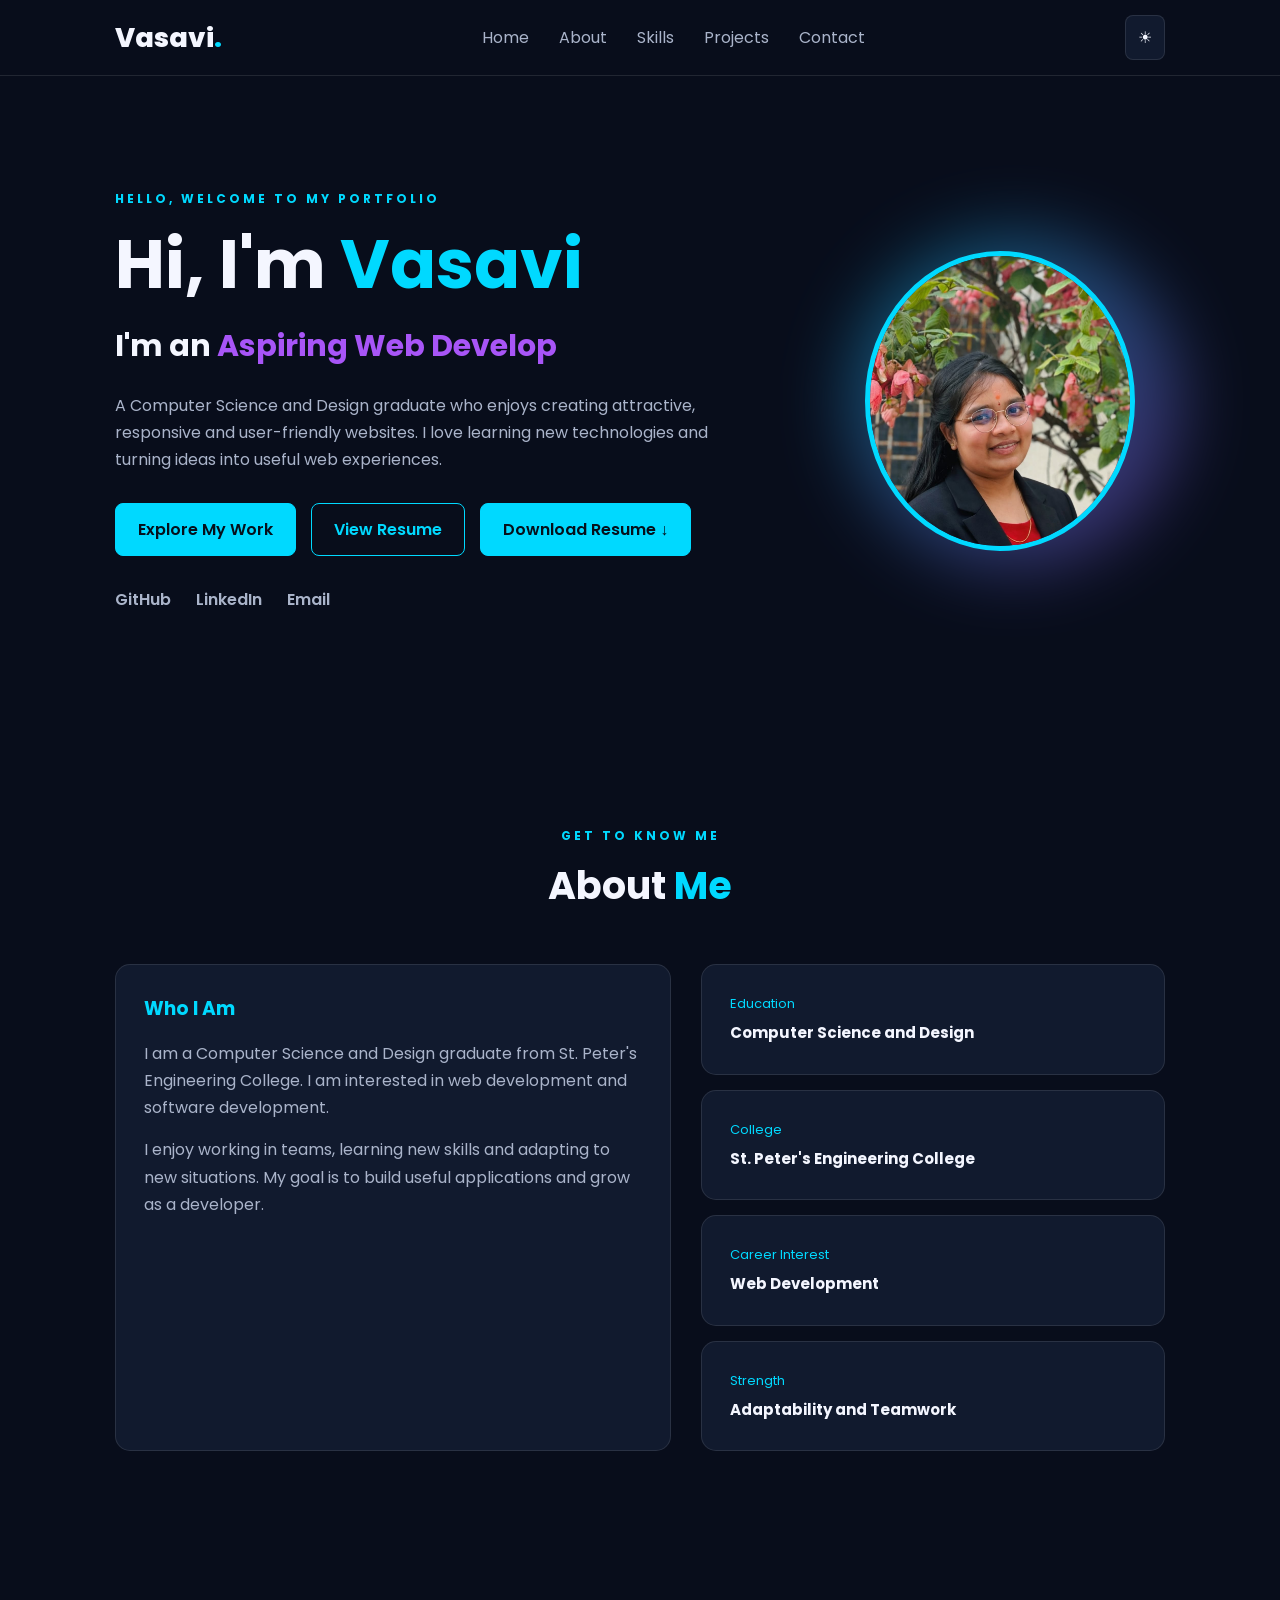
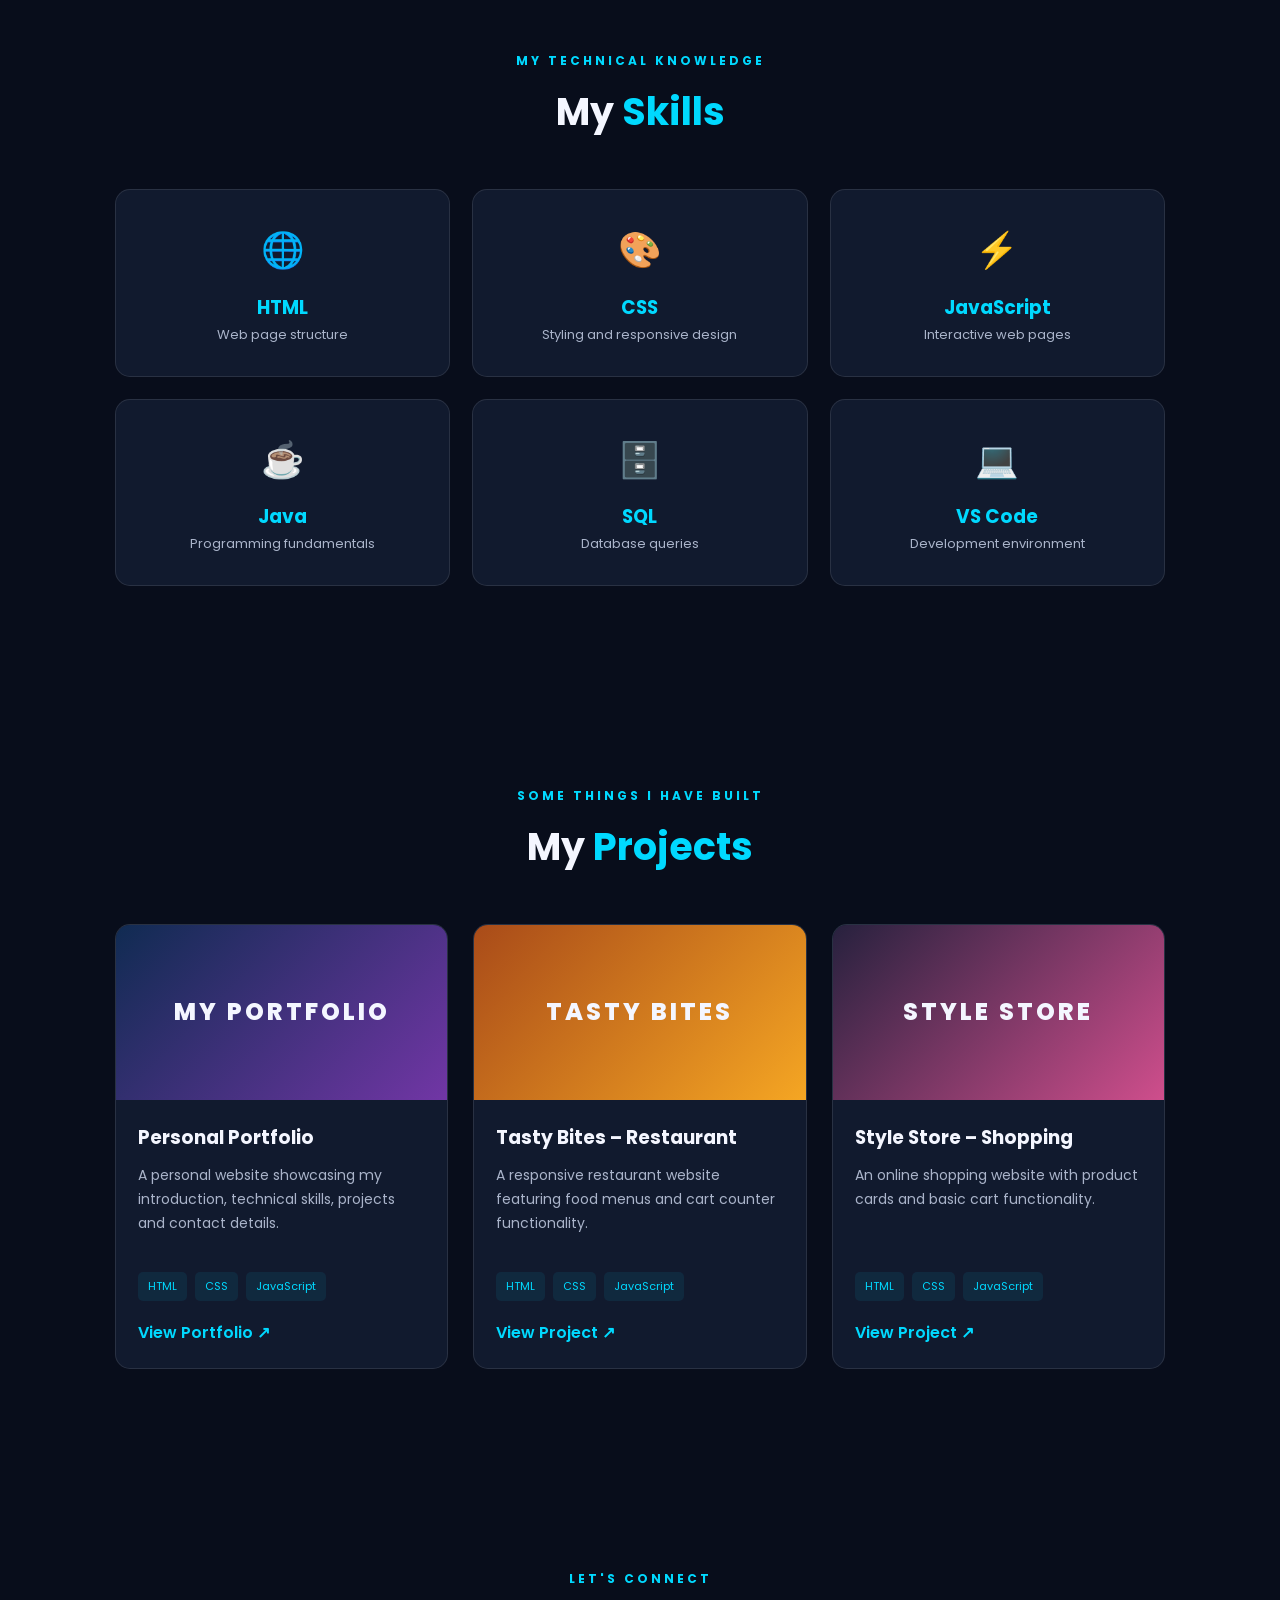
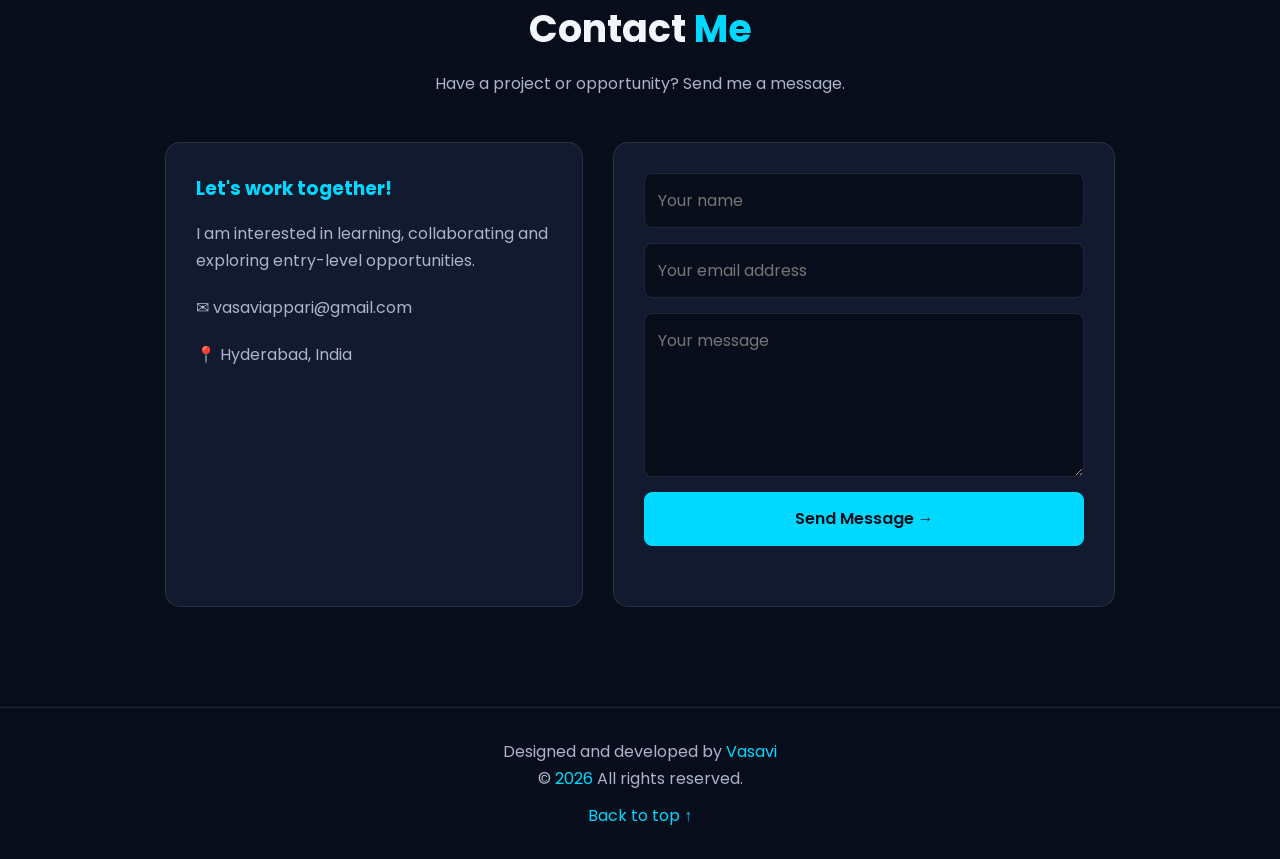
<file: index.html>
<!DOCTYPE html>
<html lang="en">
<head>
    <meta charset="UTF-8">
    <meta name="viewport" content="width=device-width, initial-scale=1.0">
    <meta name="description" content="Portfolio of Vasavi, an aspiring web developer. Explore skills, projects and contact details.">
    <title>Vasavi | Web Developer Portfolio</title>
    <link rel="stylesheet" href="style.css">
    <link rel="preconnect" href="https://fonts.googleapis.com">
    <link rel="preconnect" href="https://fonts.gstatic.com" crossorigin>
    <link href="https://fonts.googleapis.com/css2?family=Poppins:wght@400;500;600;700;800&display=swap" rel="stylesheet">
</head>

<body>

    <!-- Navigation -->
    <header class="header">
        <nav class="navbar">
            <a href="#home" class="logo">Vasavi<span>.</span></a>

            <button class="menu-toggle" id="menu-toggle"
                    aria-label="Open navigation" aria-expanded="false">
                ☰
            </button>

            <ul class="nav-links" id="nav-links">
                <li><a href="#home">Home</a></li>
                <li><a href="#about">About</a></li>
                <li><a href="#skills">Skills</a></li>
                <li><a href="#projects">Projects</a></li>
                <li><a href="#contact">Contact</a></li>
            </ul>

            <button id="theme-toggle" class="theme-toggle"
                    aria-label="Switch color theme">☀</button>
        </nav>
    </header>

    <main>

        <!-- Home -->
        <section id="home" class="hero section">
            <div class="hero-content">
                <p class="intro-label">HELLO, WELCOME TO MY PORTFOLIO</p>

                <h1>Hi, I'm <span>Vasavi</span></h1>

                <h2>I'm an <span id="typing-text">Aspiring Web Developer</span></h2>

                <p class="hero-description">
                    A Computer Science and Design graduate who enjoys
                    creating attractive, responsive and user-friendly
                    websites. I love learning new technologies and
                    turning ideas into useful web experiences.
                </p>

                <div class="hero-buttons">

    <a href="#projects" class="btn primary-btn">
        Explore My Work
    </a>

    <a href="./assets/vasavi_resume.pdf"
   class="btn outline-btn"
   target="_blank">
    View Resume
</a>

<a href="./assets/vasavi_resume.pdf"
   class="btn primary-btn"
   download="vasavi_resume.pdf">
    Download Resume ↓
</a>

</div>

                <div class="social-links">
                    <a href="https://github.com/appari-vasavi"
                       target="_blank" rel="noopener noreferrer">GitHub</a>

                    <a href="https://www.linkedin.com/in/vasavi-appari-53b4b2307/"
                       target="_blank" rel="noopener noreferrer">LinkedIn</a>

                    <a href="mailto:vasaviappari@gmail.com">Email</a>
                </div>
            </div>

            <div class="hero-image">
                <div class="image-glow"></div>
                <img src="./assets/images.jpeg" alt="Profile photo of Vasavi">
            </div>
        </section>

        <!-- About -->
        <section id="about" class="section">
            <div class="section-heading">
                <p class="section-label">GET TO KNOW ME</p>
                <h2>About <span>Me</span></h2>
            </div>

            <div class="about-content">
                <div class="about-card">
                    <h3>Who I Am</h3>
                    <p>
                        I am a Computer Science and Design graduate from
                        St. Peter's Engineering College. I am interested
                        in web development and software development.
                    </p>
                    <p>
                        I enjoy working in teams, learning new skills
                        and adapting to new situations. My goal is to
                        build useful applications and grow as a developer.
                    </p>
                </div>

                <div class="about-details">
                    <div class="detail-item">
                        <span>Education</span>
                        <strong>Computer Science and Design</strong>
                    </div>

                    <div class="detail-item">
                        <span>College</span>
                        <strong>St. Peter's Engineering College</strong>
                    </div>

                    <div class="detail-item">
                        <span>Career Interest</span>
                        <strong>Web Development</strong>
                    </div>

                    <div class="detail-item">
                        <span>Strength</span>
                        <strong>Adaptability and Teamwork</strong>
                    </div>
                </div>
            </div>
        </section>

        <!-- Skills -->
        <section id="skills" class="section">
            <div class="section-heading">
                <p class="section-label">MY TECHNICAL KNOWLEDGE</p>
                <h2>My <span>Skills</span></h2>
            </div>

            <div class="skills-grid">
                <div class="skill-card">
                    <div class="skill-icon">🌐</div>
                    <h3>HTML</h3>
                    <p>Web page structure</p>
                </div>

                <div class="skill-card">
                    <div class="skill-icon">🎨</div>
                    <h3>CSS</h3>
                    <p>Styling and responsive design</p>
                </div>

                <div class="skill-card">
                    <div class="skill-icon">⚡</div>
                    <h3>JavaScript</h3>
                    <p>Interactive web pages</p>
                </div>

                <div class="skill-card">
                    <div class="skill-icon">☕</div>
                    <h3>Java</h3>
                    <p>Programming fundamentals</p>
                </div>

                <div class="skill-card">
                    <div class="skill-icon">🗄️</div>
                    <h3>SQL</h3>
                    <p>Database queries</p>
                </div>

                <div class="skill-card">
                    <div class="skill-icon">💻</div>
                    <h3>VS Code</h3>
                    <p>Development environment</p>
                </div>
            </div>
        </section>

        <!-- Projects -->
        <section id="projects" class="section">
            <div class="section-heading">
                <p class="section-label">SOME THINGS I HAVE BUILT</p>
                <h2>My <span>Projects</span></h2>
            </div>

            <div class="projects-container">

                <article class="project-card">
                    <div class="project-image portfolio-preview">
                        <span>MY PORTFOLIO</span>
                    </div>
                    <div class="project-info">
                        <h3>Personal Portfolio</h3>
                        <p>
                            A personal website showcasing my introduction,
                            technical skills, projects and contact details.
                        </p>
                        <div class="tags">
                            <span>HTML</span><span>CSS</span><span>JavaScript</span>
                        </div>
                        <a href="#home" class="project-link">View Portfolio ↗</a>
                    </div>
                </article>

                <article class="project-card">
                    <div class="project-image restaurant-preview">
                        <span>TASTY BITES</span>
                    </div>
                    <div class="project-info">
                        <h3>Tasty Bites – Restaurant</h3>
                        <p>
                            A responsive restaurant website featuring
                            food menus and cart counter functionality.
                        </p>
                        <div class="tags">
                            <span>HTML</span><span>CSS</span><span>JavaScript</span>
                        </div>
                        <a href="projects/restaurant/index.html"
                           target="_blank" rel="noopener noreferrer"
                           class="project-link">View Project ↗</a>
                    </div>
                </article>

                <article class="project-card">
                    <div class="project-image shopping-preview">
                        <span>STYLE STORE</span>
                    </div>
                    <div class="project-info">
                        <h3>Style Store – Shopping</h3>
                        <p>
                            An online shopping website with product
                            cards and basic cart functionality.
                        </p>
                        <div class="tags">
                            <span>HTML</span><span>CSS</span><span>JavaScript</span>
                        </div>
                        <a href="projects/shopping/index.html"
                           target="_blank" rel="noopener noreferrer"
                           class="project-link">View Project ↗</a>
                    </div>
                </article>

            </div>
        </section>

        <!-- Contact -->
        <section id="contact" class="section">
            <div class="section-heading">
                <p class="section-label">LET'S CONNECT</p>
                <h2>Contact <span>Me</span></h2>
                <p>Have a project or opportunity? Send me a message.</p>
            </div>

            <div class="contact-container">
                <div class="contact-info">
                    <h3>Let's work together!</h3>
                    <p>
                        I am interested in learning, collaborating
                        and exploring entry-level opportunities.
                    </p>
                    <p>✉ vasaviappari@gmail.com</p>
                    <p>📍 Hyderabad, India</p>
                </div>

                
<form action="https://formsubmit.co/ajax/vasaviappari@gmail.com"
      method="POST"
      class="contact-form"
      id="contact-form">

    <input type="hidden" name="_subject"
           value="New message from my portfolio">

    <input type="text"
           name="name"
           placeholder="Your name"
           required>

    <input type="email"
           name="email"
           placeholder="Your email address"
           required>

    <textarea name="message"
              rows="5"
              placeholder="Your message"
              required></textarea>

    <button type="submit" class="btn primary-btn">
        Send Message →
    </button>

    <p id="form-status"
       class="form-status"
       aria-live="polite"></p>
</form>

            </div>
        </section>

    </main>

    <!-- Footer -->
    <footer class="footer">
        <p>Designed and developed by <span>Vasavi</span></p>
        <p>© <span id="year"></span> All rights reserved.</p>
        <a href="#home">Back to top ↑</a>
    </footer>

    <script src="script.js"></script>
</body>
</html>
</file>
<file: style.css>
/* ---------- Basic settings ---------- */

:root {
    --bg: #080d1b;
    --card: #111a2e;
    --text: #f4f6ff;
    --muted: #aab4ca;
    --accent: #00d9ff;
    --accent2: #a855f7;
    --border: rgba(255,255,255,0.1);
}

body.light-theme {
    --bg: #f4f7fc;
    --card: #ffffff;
    --text: #172033;
    --muted: #5e6b80;
    --accent: #007bce;
    --accent2: #8b43d6;
    --border: rgba(20,35,60,0.12);
}

* {
    margin: 0;
    padding: 0;
    box-sizing: border-box;
    scroll-behavior: smooth;
}

body {
    font-family: 'Poppins', sans-serif;
    background: var(--bg);
    color: var(--text);
    line-height: 1.7;
    transition: background 0.3s, color 0.3s;
}

a {
    text-decoration: none;
    color: inherit;
}

button, input, textarea {
    font: inherit;
}

.section {
    padding: 100px 9%;
    scroll-margin-top: 75px;
}

/* ---------- Navigation ---------- */

.header {
    position: sticky;
    top: 0;
    z-index: 1000;
    background: var(--bg);
    border-bottom: 1px solid var(--border);
}

.navbar {
    max-width: 1400px;
    margin: auto;
    min-height: 75px;
    padding: 12px 9%;
    display: flex;
    align-items: center;
    justify-content: space-between;
}

.logo {
    font-size: 27px;
    font-weight: 800;
}

.logo span, .footer span {
    color: var(--accent);
}

.nav-links {
    display: flex;
    list-style: none;
    gap: 30px;
}

.nav-links a {
    color: var(--muted);
    transition: 0.3s;
}

.nav-links a:hover {
    color: var(--accent);
}

.theme-toggle, .menu-toggle {
    cursor: pointer;
    border: 1px solid var(--border);
    color: var(--text);
    background: var(--card);
    border-radius: 8px;
    padding: 8px 12px;
}

.menu-toggle {
    display: none;
    font-size: 22px;
}

/* ---------- Hero section ---------- */

.hero {
    min-height: 650px;
    display: flex;
    align-items: center;
    justify-content: space-between;
    gap: 50px;
}

.hero-content {
    flex: 1;
}

.intro-label, .section-label {
    color: var(--accent);
    letter-spacing: 3px;
    font-size: 12px;
    font-weight: 700;
}

.hero h1 {
    font-size: clamp(40px, 6vw, 68px);
    line-height: 1.2;
    margin: 15px 0;
}

.hero h1 span, .section-heading h2 span {
    color: var(--accent);
}

.hero h2 {
    font-size: clamp(20px, 3vw, 30px);
    margin-bottom: 20px;
}

#typing-text {
    color: var(--accent2);
}

.hero-description {
    color: var(--muted);
    max-width: 620px;
    margin-bottom: 30px;
}

.hero-buttons {
    display: flex;
    gap: 15px;
    flex-wrap: wrap;
}

.btn {
    display: inline-block;
    padding: 12px 22px;
    border-radius: 8px;
    font-weight: 600;
    cursor: pointer;
    border: 1px solid var(--accent);
    transition: 0.3s;
}

.primary-btn {
    background: var(--accent);
    color: #06101b;
}

.outline-btn {
    color: var(--accent);
}

.btn:hover {
    transform: translateY(-4px);
    box-shadow: 0 8px 25px rgba(0,217,255,0.2);
}

.social-links {
    display: flex;
    gap: 25px;
    margin-top: 30px;
}

.social-links a {
    color: var(--muted);
    font-weight: 600;
}

.social-links a:hover {
    color: var(--accent);
}


/* Profile photo container */

.hero-image {
    position: relative;
    width: 300px;
    height: 300px;
    flex-shrink: 0;
    margin: 20px auto;
}

/* Profile photo */

.hero-image img {
    width: 90%;
    height: 100%;
    object-fit: cover;
    object-position: center center;
    border-radius: 50%;
    border: 5px solid var(--accent);
    position: relative;
    z-index: 1;
    display: block;
}

/* Glow effect */

.image-glow {
    position: absolute;
    inset: -15px;
    border-radius: 50%;
    background: linear-gradient(135deg, var(--accent), var(--accent2));
    filter: blur(35px);
    opacity: 0.4;
}


/* ---------- Section headings ---------- */

.section-heading {
    text-align: center;
    margin-bottom: 45px;
}

.section-heading h2 {
    font-size: 38px;
    margin: 8px 0;
}

.section-heading > p:last-child {
    color: var(--muted);
}

/* ---------- About ---------- */

.about-content {
    display: grid;
    grid-template-columns: 1.2fr 1fr;
    gap: 30px;
}

.about-card, .detail-item {
    background: var(--card);
    padding: 28px;
    border: 1px solid var(--border);
    border-radius: 15px;
}

.about-card h3 {
    color: var(--accent);
    margin-bottom: 15px;
}

.about-card p {
    color: var(--muted);
    margin-bottom: 15px;
}

.about-details {
    display: grid;
    gap: 15px;
}

.detail-item {
    display: flex;
    flex-direction: column;
    gap: 5px;
}

.detail-item span {
    color: var(--accent);
    font-size: 13px;
}

.detail-item strong {
    font-size: 15px;
}

/* ---------- Skills ---------- */

.skills-grid {
    display: grid;
    grid-template-columns: repeat(3, 1fr);
    gap: 22px;
}

.skill-card {
    text-align: center;
    background: var(--card);
    border: 1px solid var(--border);
    padding: 30px 15px;
    border-radius: 15px;
    transition: 0.3s;
}

.skill-card:hover {
    transform: translateY(-8px);
    border-color: var(--accent);
}

.skill-icon {
    font-size: 35px;
    margin-bottom: 12px;
}

.skill-card h3 {
    color: var(--accent);
}

.skill-card p {
    color: var(--muted);
    font-size: 13px;
}

/* ---------- Projects ---------- */

.projects-container {
    display: grid;
    grid-template-columns: repeat(3, 1fr);
    gap: 25px;
}

.project-card {
    overflow: hidden;
    background: var(--card);
    border: 1px solid var(--border);
    border-radius: 15px;
    transition: 0.3s;
}

.project-card:hover {
    transform: translateY(-9px);
    border-color: var(--accent);
    box-shadow: 0 12px 35px rgba(0,0,0,0.2);
}

.project-image {
    min-height: 175px;
    display: flex;
    justify-content: center;
    align-items: center;
    font-size: 24px;
    font-weight: 800;
    letter-spacing: 3px;
}

.portfolio-preview {
    background: linear-gradient(135deg, #102b52, #7136a5);
}

.restaurant-preview {
    background: linear-gradient(135deg, #a94b19, #f5a623);
}

.shopping-preview {
    background: linear-gradient(135deg, #27213e, #cf4e8c);
}

.project-info {
    padding: 22px;
}

.project-info h3 {
    margin-bottom: 10px;
}

.project-info p {
    color: var(--muted);
    font-size: 14px;
    min-height: 90px;
}

.tags {
    display: flex;
    gap: 8px;
    flex-wrap: wrap;
    margin: 18px 0;
}

.tags span {
    color: var(--accent);
    background: rgba(0,217,255,0.08);
    padding: 5px 10px;
    border-radius: 5px;
    font-size: 11px;
}

.project-link {
    display: inline-block;
    color: var(--accent);
    font-weight: 600;
}

.project-link:hover {
    letter-spacing: 1px;
}

/* ---------- Contact ---------- */

.contact-container {
    max-width: 950px;
    margin: auto;
    display: grid;
    grid-template-columns: 1fr 1.2fr;
    gap: 30px;
}

.contact-info, .contact-form {
    background: var(--card);
    border: 1px solid var(--border);
    border-radius: 15px;
    padding: 30px;
}

.contact-info h3 {
    color: var(--accent);
    margin-bottom: 15px;
}

.contact-info p {
    color: var(--muted);
    margin-bottom: 20px;
}

.contact-form {
    display: flex;
    flex-direction: column;
    gap: 15px;
}

.contact-form input, .contact-form textarea {
    width: 100%;
    padding: 13px;
    color: var(--text);
    background: var(--bg);
    border: 1px solid var(--border);
    border-radius: 8px;
    outline: none;
}

.contact-form input:focus, .contact-form textarea:focus {
    border-color: var(--accent);
}

.contact-form textarea {
    resize: vertical;
}

.form-status {
    color: var(--accent);
    font-size: 13px;
}

/* ---------- Footer ---------- */

.footer {
    text-align: center;
    padding: 30px 15px;
    border-top: 1px solid var(--border);
    color: var(--muted);
}

.footer a {
    display: inline-block;
    margin-top: 10px;
    color: var(--accent);
}

/* ---------- Scroll animations ---------- */

.reveal {
    opacity: 0;
    transform: translateY(25px);
    transition: opacity 0.7s ease, transform 0.7s ease;
}

.reveal.visible {
    opacity: 1;
    transform: translateY(0);
}

/* ---------- Mobile responsive ---------- */

@media (max-width: 950px) {
    .projects-container {
        grid-template-columns: repeat(2, 1fr);
    }

    .hero-image {
        width: 240px;
        height: 240px;
    }
}

@media (max-width: 700px) {
    .section {
        padding: 75px 6%;
    }

    .navbar {
        padding: 12px 6%;
    }

    .menu-toggle {
        display: block;
        margin-left: auto;
        margin-right: 12px;
    }

    .nav-links {
        display: none;
        position: absolute;
        top: 75px;
        left: 0;
        width: 100%;
        padding: 20px;
        background: var(--card);
        flex-direction: column;
        gap: 18px;
        text-align: center;
        border-bottom: 1px solid var(--border);
    }

    .nav-links.active {
        display: flex;
    }

    .hero {
        flex-direction: column-reverse;
        text-align: center;
        padding-top: 65px;
    }

    .hero-image {
        width: 210px;
        height: 210px;
    }

    .hero-buttons, .social-links {
        justify-content: center;
    }

    .about-content, .contact-container {
        grid-template-columns: 1fr;
    }

    .skills-grid {
        grid-template-columns: repeat(2, 1fr);
    }

    .projects-container {
        grid-template-columns: 1fr;
    }

    .project-info p {
        min-height: auto;
    }
}

@media (max-width: 380px) {
    .skills-grid {
        grid-template-columns: 1fr;
    }

    .hero-buttons {
        flex-direction: column;
    }
}

@media (prefers-reduced-motion: reduce) {
    *, *::before, *::after {
        scroll-behavior: auto !important;
        transition-duration: 0.01ms !important;
        animation-duration: 0.01ms !important;
    }

    .reveal {
        opacity: 1;
        transform: none;
    }
}

/* Contact form status message */

.form-status {
    margin-top: 15px;
    font-size: 15px;
    font-weight: 600;
    text-align: center;
}
</file>
